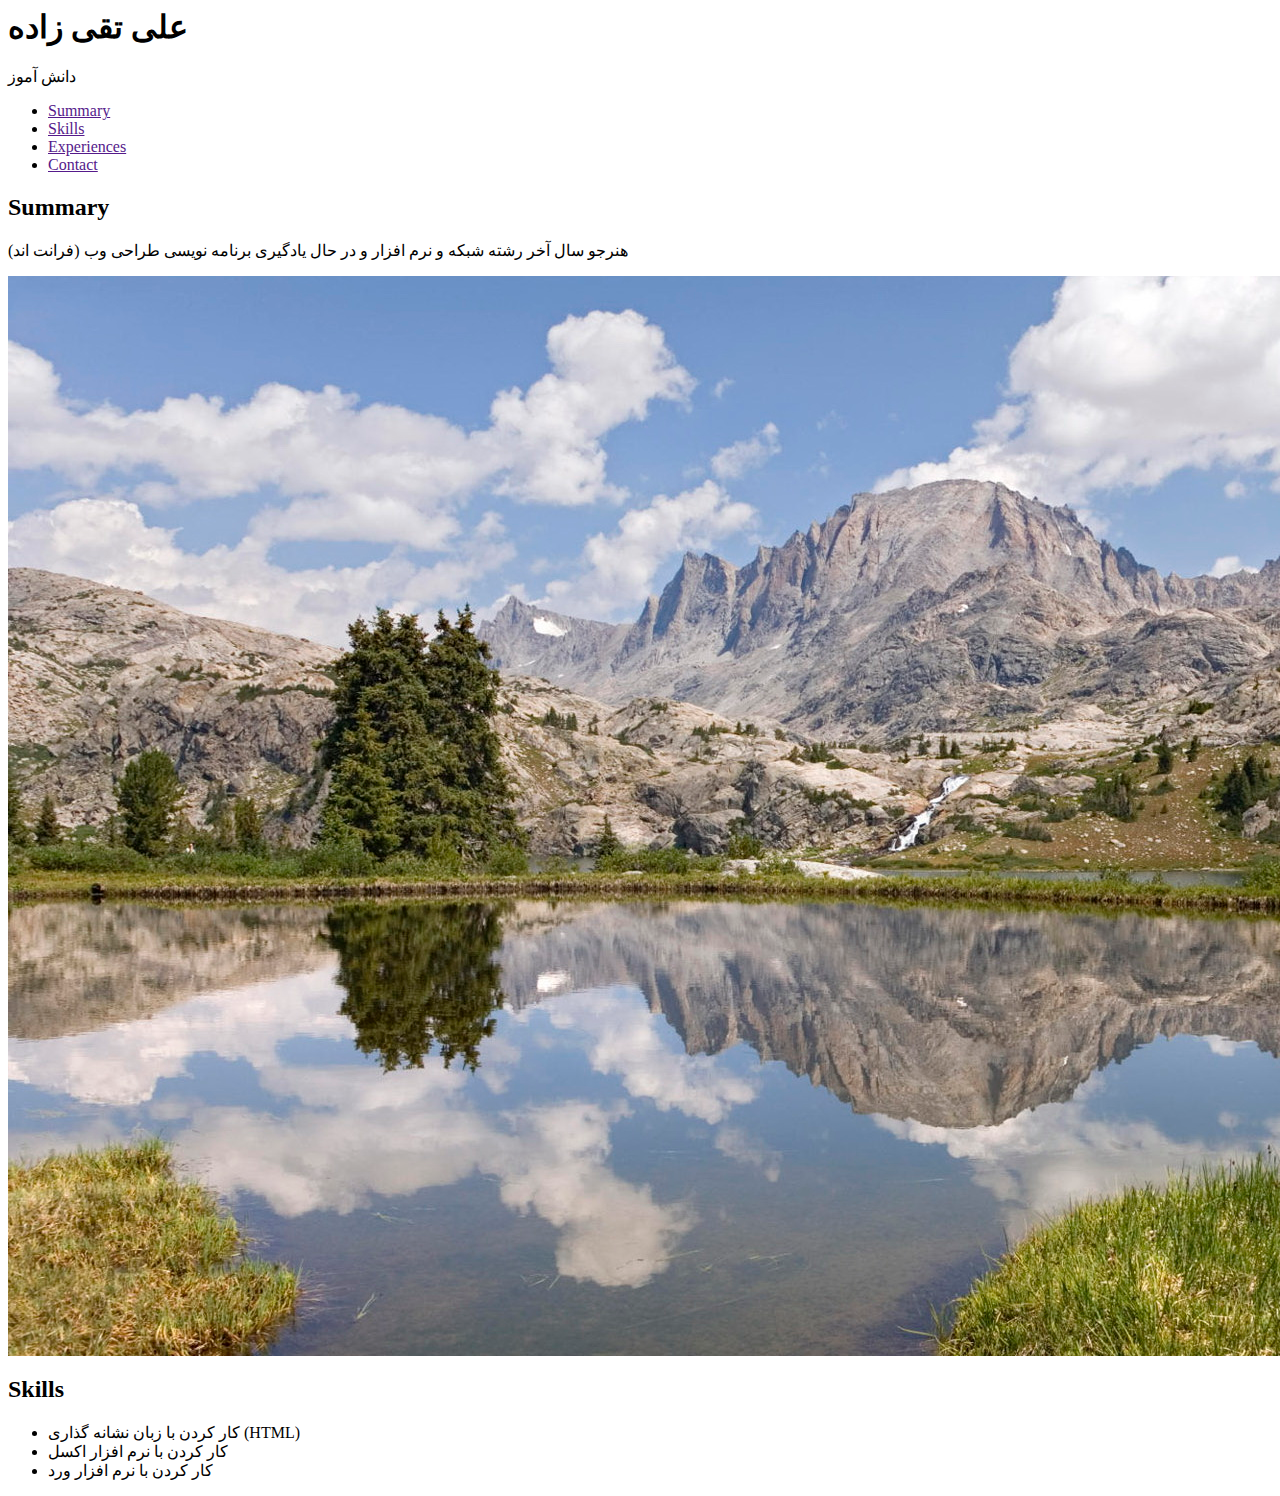
<file: Session01/index.html>
<html>
    <head>
        <title>Session01</title>
    </head>
    <body>
        <header>
            <h1>علی تقی زاده </h1>    
            <p>دانش آموز</p>
        </header>

        <nav>
            <ul>
                <li><a href="">Summary</a></li>
                <li><a href="">Skills</a></li>
                <li><a href="">Experiences</a></li>
                <li><a href="">Contact</a></li>
            </ul>
        </nav>

        <article>
            <section>
                <h2>Summary</h2>
                <p>هنرجو سال آخر رشته شبکه و نرم افزار و در حال یادگیری برنامه نویسی طراحی وب (فرانت اند)</p>
                <img src="Aliphoto.png.jpg" alt="مشخصات فردی">        
            </section>

            <section>
                <h2>Skills</h2>
                <ul>  <!-- چند تا از توانایی های خودت بنویس  -->
                    <li>کار کردن با زبان نشانه گذاری (HTML)</li>
                    <li>کار کردن با نرم افزار اکسل</li>
                    <li>کار کردن با نرم افزار ورد</li>
                </ul>
            </section>
        </article>   
    </body>
</html>
</file>
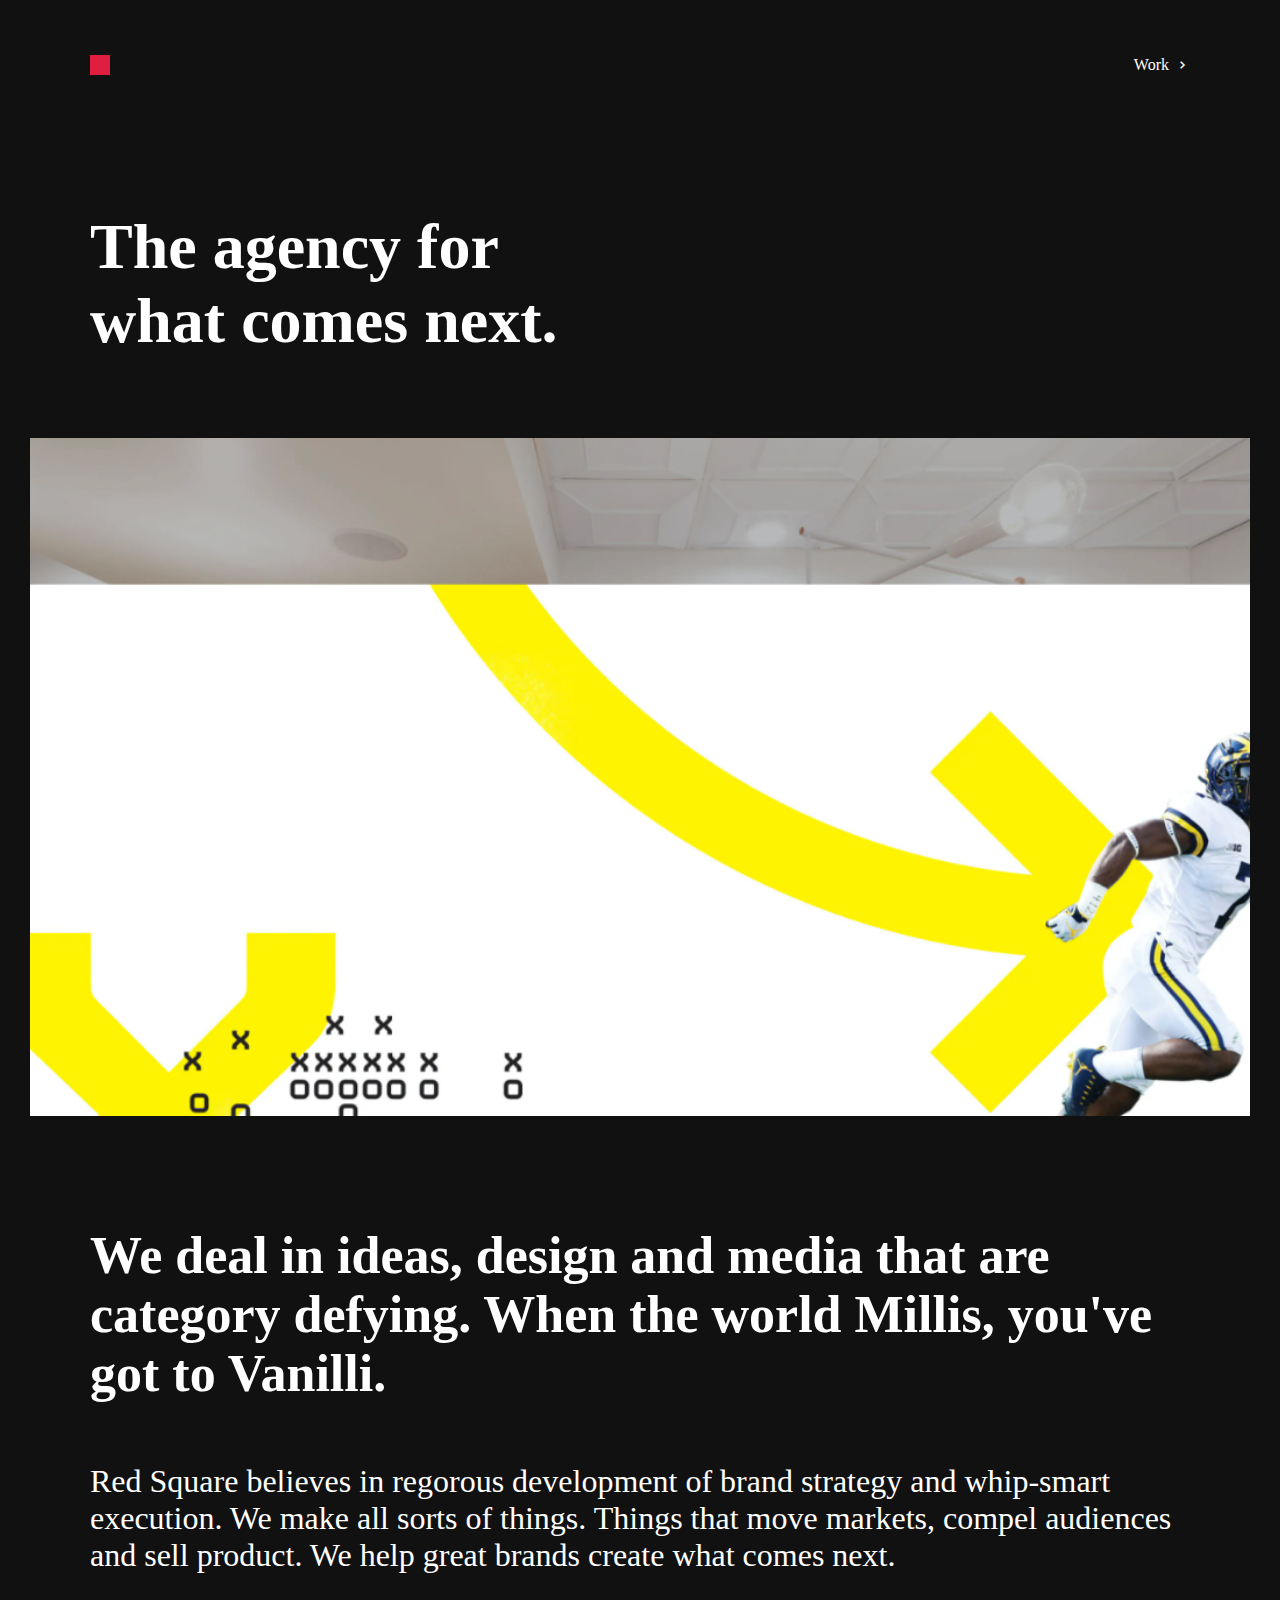
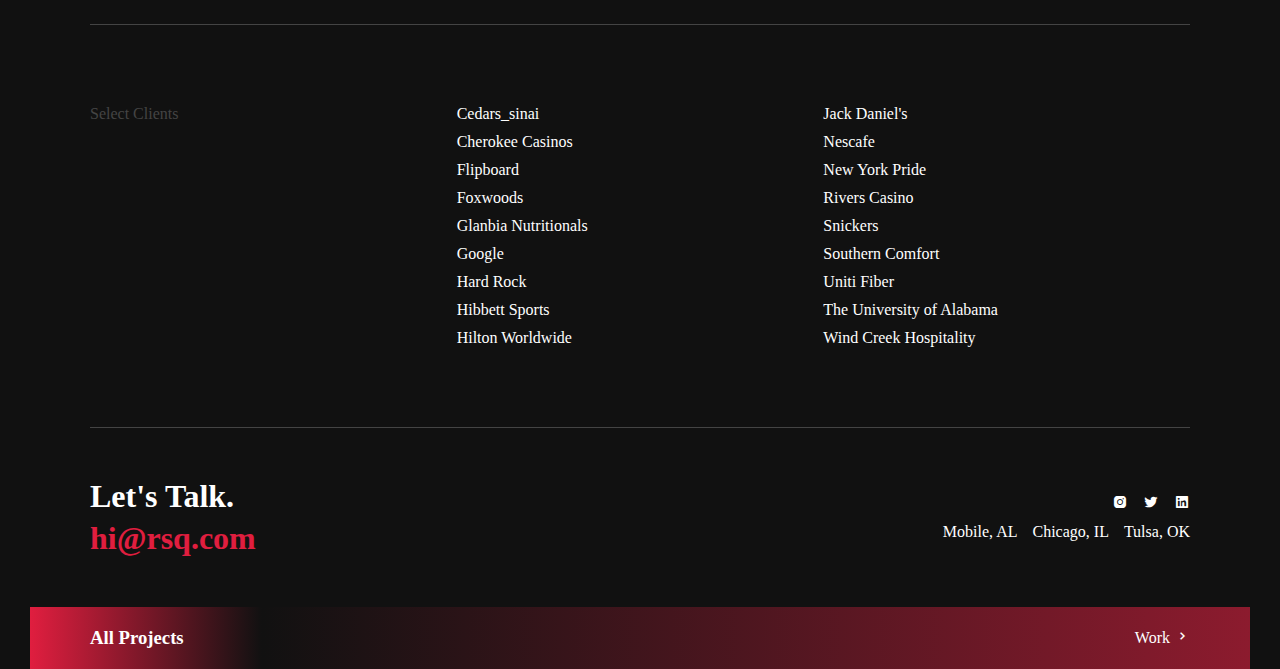
<file: Session05/index.html>
<!DOCTYPE html>
<html lang="en">
    <head>
        <meta charset="UTF-8" />
        <meta name="viewport" content="width=device-width, initial-scale=1.0" />
        <title>Web site</title>
        <link rel="stylesheet" href="style.css" />
        <link href="https://unpkg.com/boxicons@2.1.4/css/boxicons.min.css" rel="stylesheet"
        />
    </head>
    <body>
        <header class="header">
            <span class="red-box"></span>
            <a href="">Work <i class="bx bx-chevron-right"></i></a>
        </header>

        <article>
            <h1 class="title">
                The agency for <br />
                what comes next.
            </h1>
            <img src="./Untitled.png" alt="image" class="article-img" />
            <section class="article-section">
                <h2>
                    We deal in ideas, design and media that are category
                    defying. When the world Millis, you've got to Vanilli.
                </h2>
                <p>
                    Red Square believes in regorous development of brand
                    strategy and whip-smart execution. We make all sorts of
                    things. Things that move markets, compel audiences and sell
                    product. We help great brands create what comes next.
                </p>
            </section>

            <section class="article-section2">
                <p>Select Clients</p>
                <ul>
                    <li><a href="">Cedars_sinai</a></li>
                    <li><a href="">Cherokee Casinos</a></li>
                    <li><a href="">Flipboard</a></li>
                    <li><a href="">Foxwoods</a></li>
                    <li><a href="">Glanbia Nutritionals</a></li>
                    <li><a href="">Google</a></li>
                    <li><a href="">Hard Rock</a></li>
                    <li><a href="">Hibbett Sports</a></li>
                    <li><a href="">Hilton Worldwide</a></li>
                </ul>
                <ul>
                    <li><a href="">Jack Daniel's</a></li>
                    <li><a href="">Nescafe</a></li>
                    <li><a href="">New York Pride</a></li>
                    <li><a href="">Rivers Casino</a></li>
                    <li><a href="">Snickers</a></li>
                    <li><a href="">Southern Comfort</a></li>
                    <li><a href="">Uniti Fiber</a></li>
                    <li><a href="">The University of Alabama</a></li>
                    <li><a href="">Wind Creek Hospitality</a></li>
                </ul>
            </section>

            <section class="article-section3">
                <h2>
                    Let's Talk.
                    <span>hi@rsq.com</span>
                </h2>
                <div>
                    <ul>
                        <li>
                            <a href=""><i class="bx bxl-instagram-alt"></i></a>
                        </li>
                        <li>
                            <a href=""><i class="bx bxl-twitter"></i></a>
                        </li>
                        <li>
                            <a href=""
                                ><i class="bx bxl-linkedin-square"></i
                            ></a>
                        </li>
                    </ul>
                    <ul>
                        <li><a href="">Mobile, AL</a></li>
                        <li><a href="">Chicago, IL</a></li>
                        <li><a href="">Tulsa, OK</a></li>
                    </ul>
                </div>
            </section>
        </article>

        <footer class="footer">
            <h3>All Projects</h3>
            <a href="">Work <i class="bx bx-chevron-right"></i></a>
        </footer>
    </body>
</html>
</file>
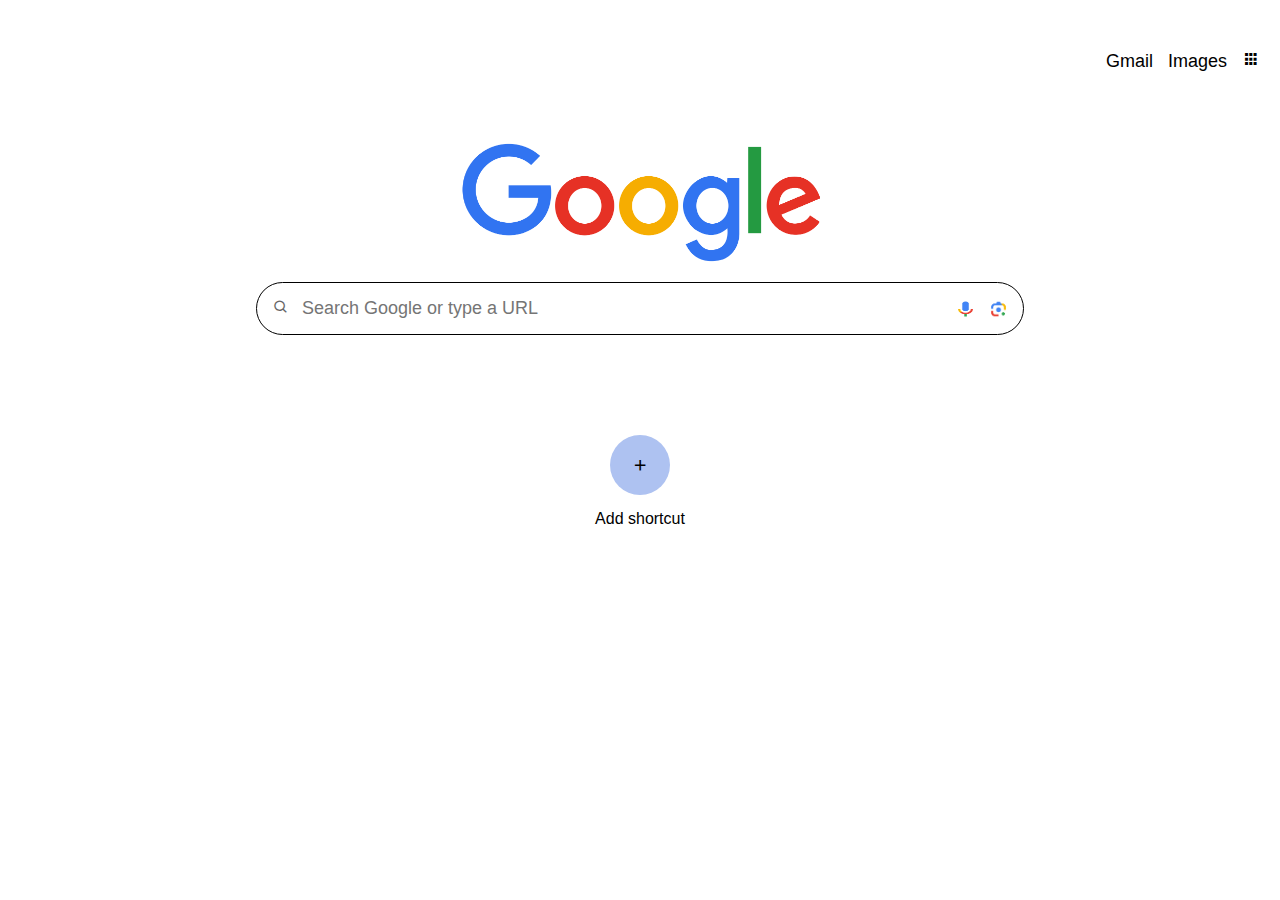
<file: Session07/index.html>
<!DOCTYPE html>
<html lang="en">

<head>
    <meta charset="UTF-8">
    <meta name="viewport" content="width=device-width, initial-scale=1.0">
    <link href='https://unpkg.com/boxicons@2.1.4/css/boxicons.min.css' rel='stylesheet'>
    <link rel="stylesheet" href="./style.css">
    <title>Google</title>
</head>

<body>
    <header class="header">
        <div class="header-div">
            <p>Gmail</p>
            <p>Images</p>
            <span class="i"><i class='bx bxs-grid'></i></span>
        </div>
    </header>

    <article>
        <img src="./google_PNG19644.png " alt="Images" class="img">
        <div class="section">
            <input type="search" placeholder="Search Google or type a URL">
            <span class="span"><i class='bx bx-search'></i></span>
            <img src="./download.png" alt="">
            <img src="./download (3) Lens.png" alt="">
        </div>

        <div class="second">
            <span><i class='bx bx-plus'></i></span>
            <p>
                Add shortcut
            </p>
        </div>

    </article>
</body>


</html>
</file>
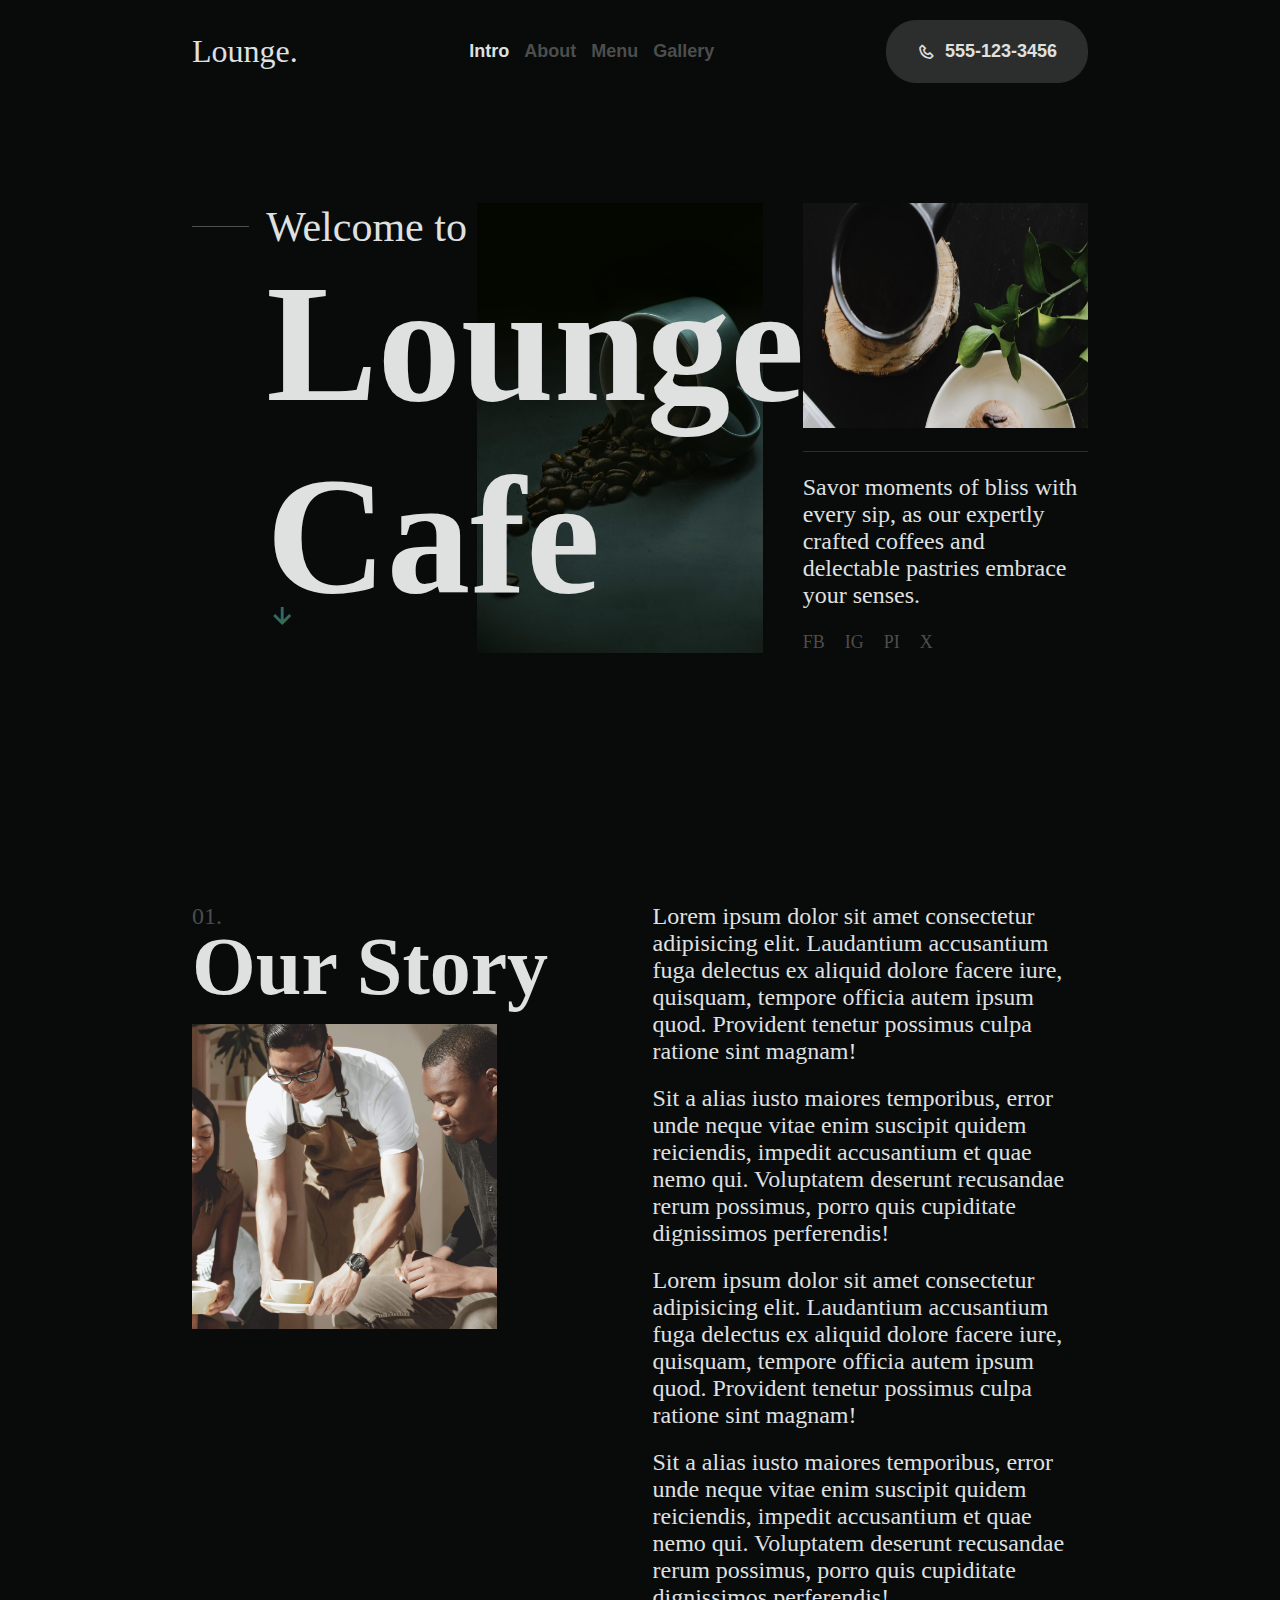
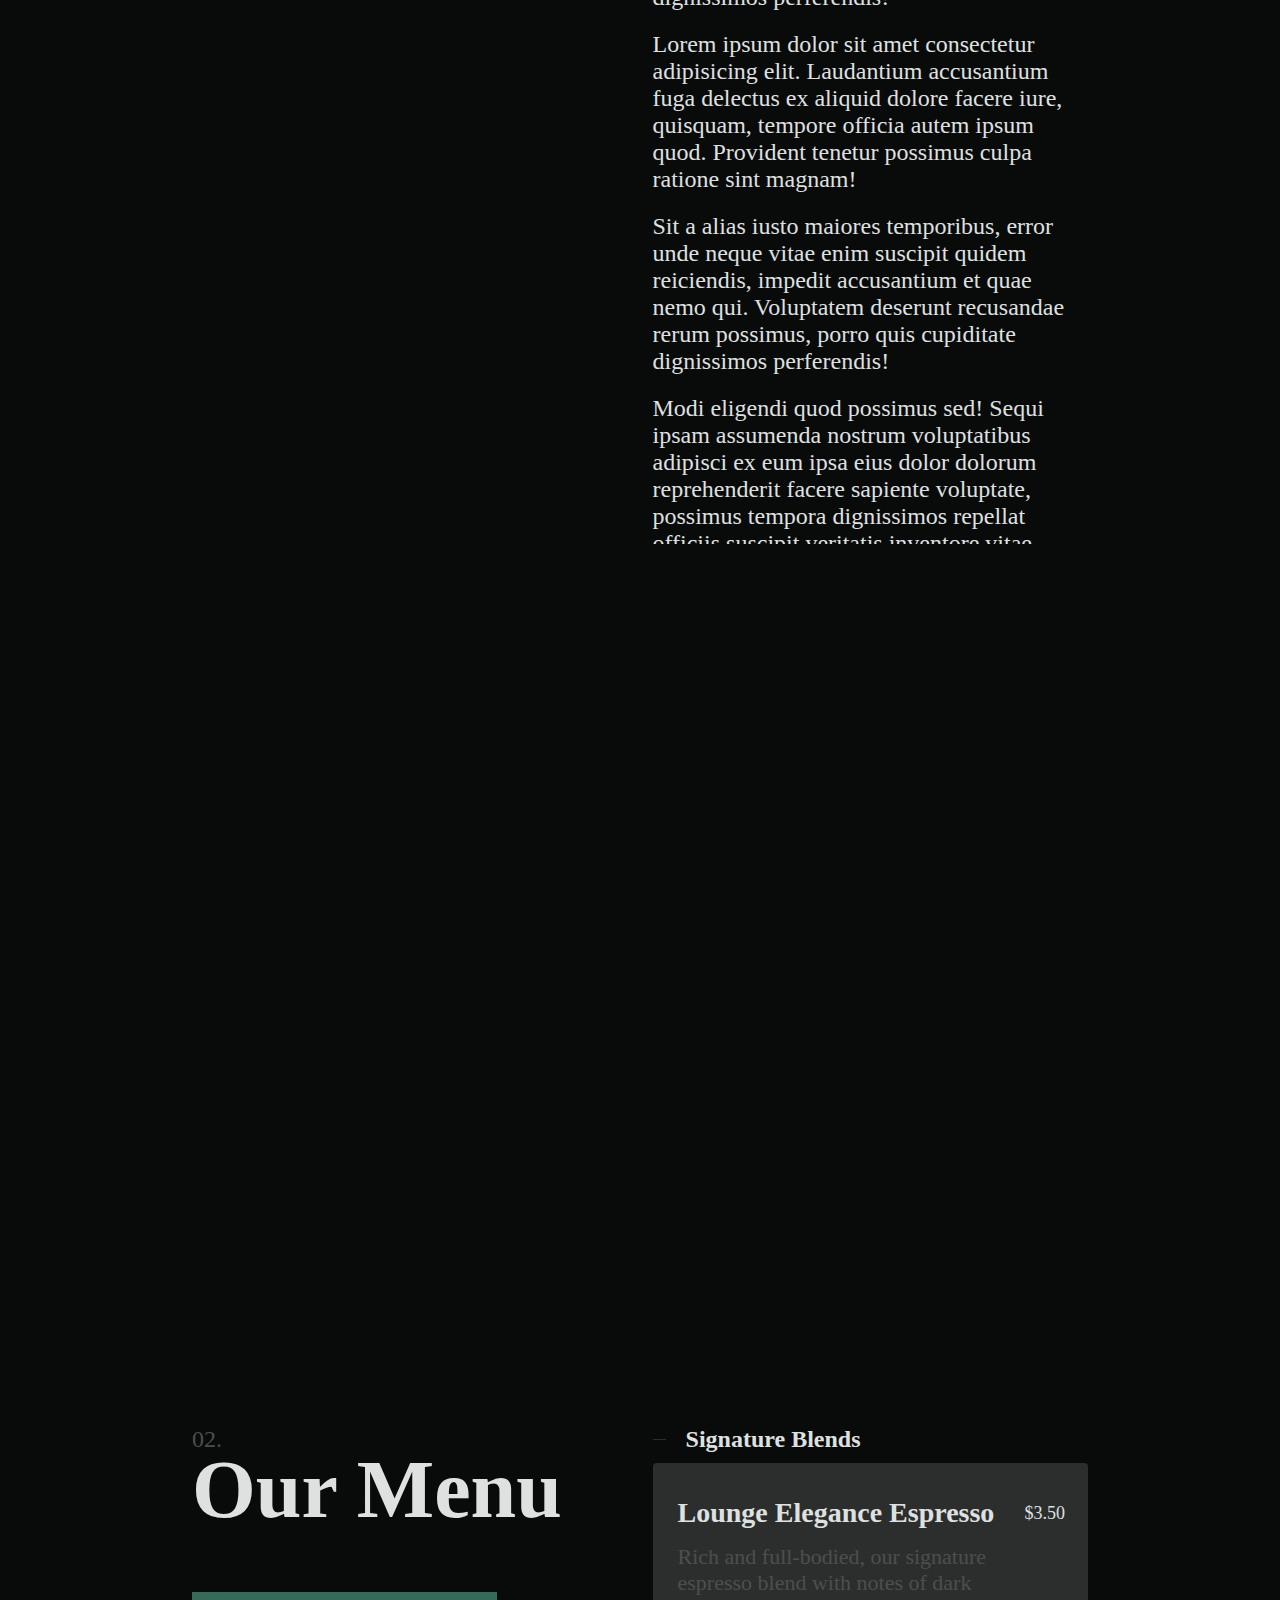
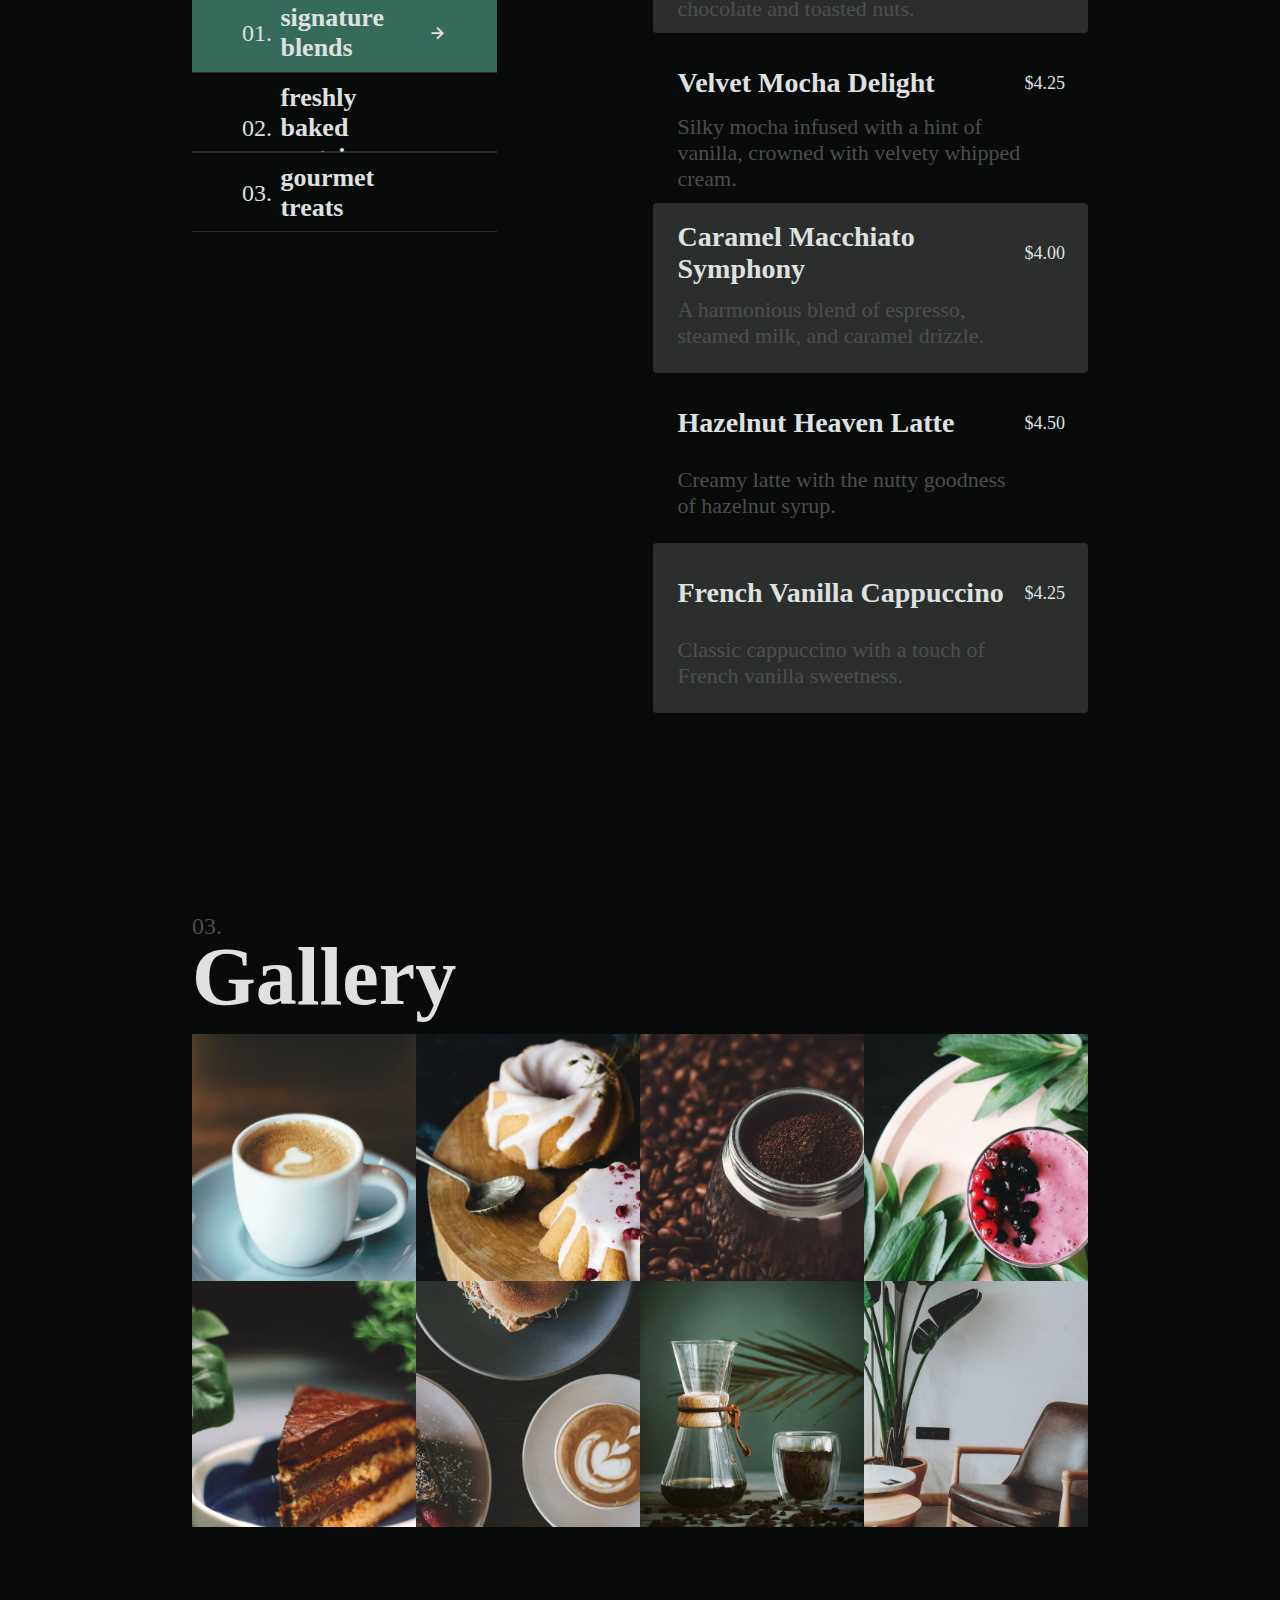
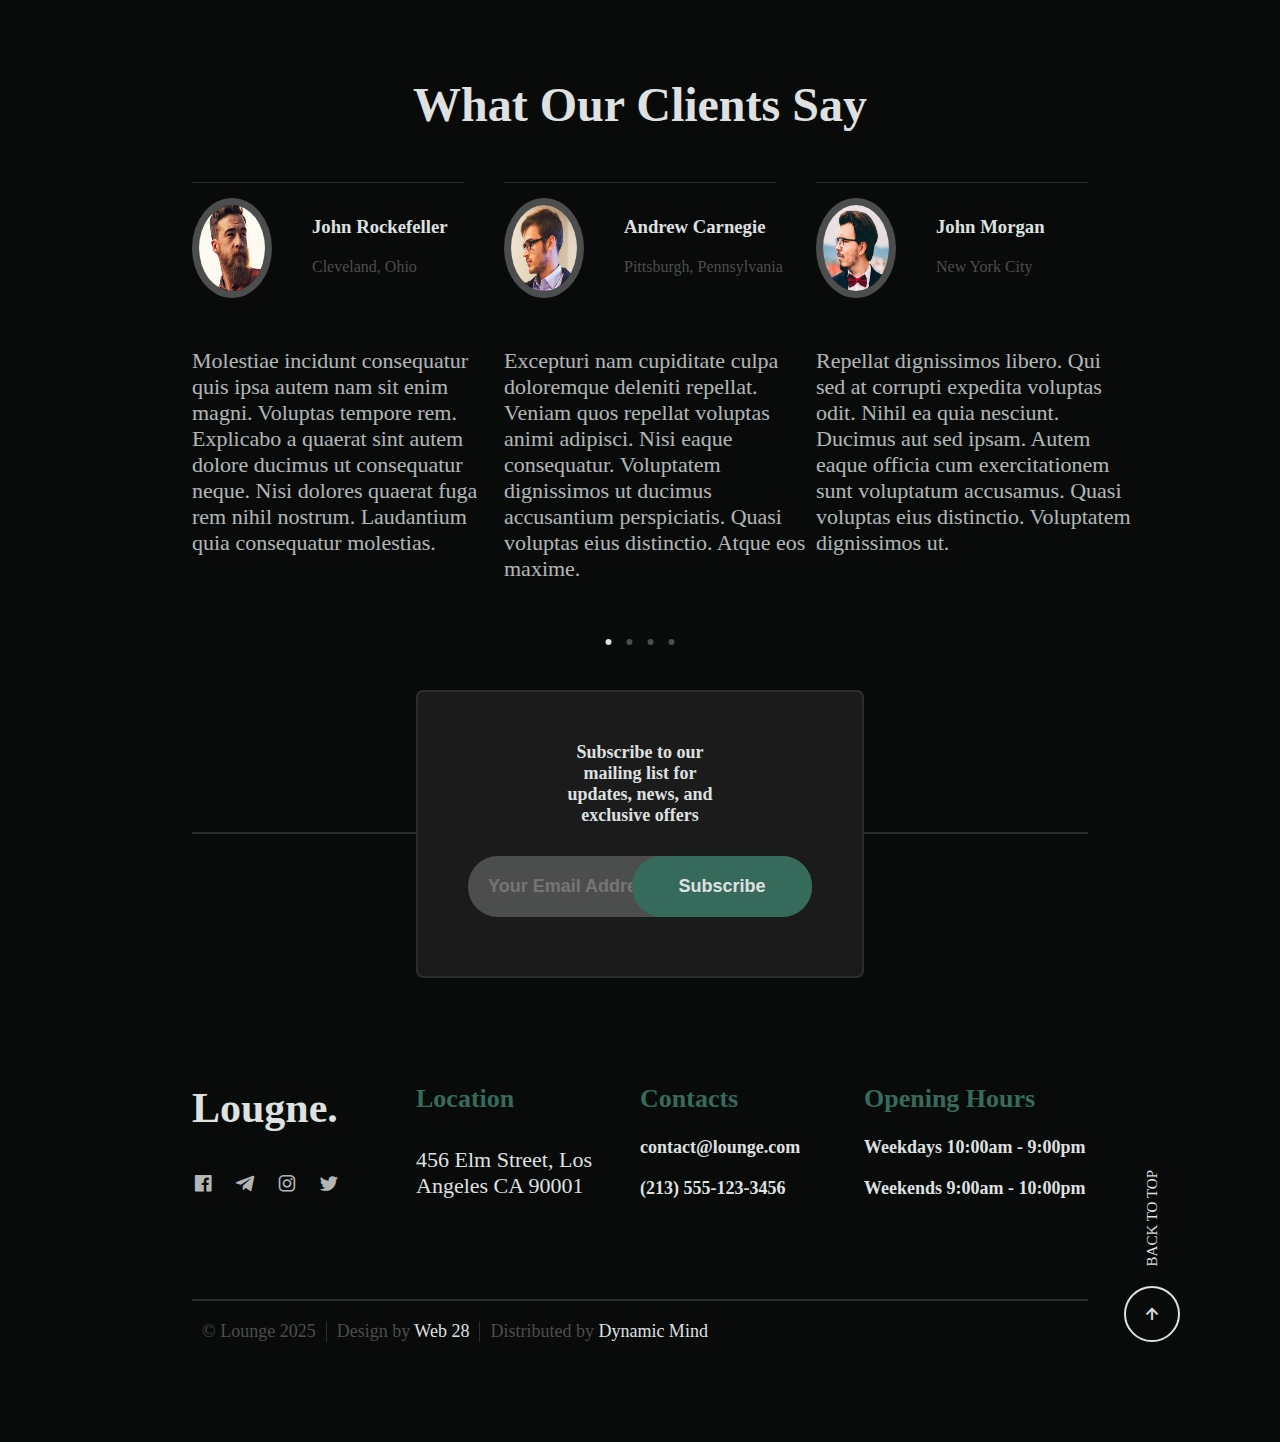
<file: Session10/index.html>
<!DOCTYPE html>
<html lang="en">
    <head>
        <meta charset="UTF-8" />
        <meta name="viewport" content="width=device-width, initial-scale=1.0" />
        <title>Lounge class</title>
        <link rel="stylesheet" href="style.css" />
        <link rel="icon" type="image/png" href="./favicon.ico" />
        <link
            href="https://unpkg.com/boxicons@2.1.4/css/boxicons.min.css"
            rel="stylesheet"
        />
    </head>
    <body>
        <header>
            <h1>Lounge.</h1>
            <nav>
                <ul>
                    <li class="active"><a href="#first">intro</a></li>
                    <li><a href="#second">about</a></li>
                    <li><a href="#third">menu</a></li>
                    <li><a href="#forth">gallery</a></li>
                </ul>
            </nav>
            <button>
                <i class="bx bx-phone"></i>
                555-123-3456
            </button>

            <!-- tag Responsive -->
            <span class="Responsive-menu"><i class='bx bx-menu'></i></span>

        </header>

        <section class="first" id="first">
            <div>
                <hr />
                <p>Welcome to</p>
                <h1>
                    Lounge <br />
                    Cafe
                </h1>
                <i class="bx bx-down-arrow-alt"></i>
                <img src="./intro-pic-primary@2x.jpg" alt="" />
            </div>
            <div>
                <img src="./intro-pic-secondary@2x.jpg" alt="" />
                <hr />
                <p>
                    Savor moments of bliss with every sip, as our expertly
                    crafted coffees and delectable pastries embrace your senses.
                </p>
                <ul>
                    <li><a href="">FB</a></li>
                    <li><a href="">IG</a></li>
                    <li><a href="">PI</a></li>
                    <li><a href="">X</a></li>
                </ul>
            </div>
        </section>

        <section class="second" id="second">
            <div>
                <p>01.</p>
                <h2>Our Story</h2>
                <img src="./about-pic-primary@2x.jpg" alt="" />
            </div>
            <div>
                <p>
                    Lorem ipsum dolor sit amet consectetur adipisicing elit.
                    Laudantium accusantium fuga delectus ex aliquid dolore
                    facere iure, quisquam, tempore officia autem ipsum quod.
                    Provident tenetur possimus culpa ratione sint magnam!
                </p>
                <p>
                    Sit a alias iusto maiores temporibus, error unde neque vitae
                    enim suscipit quidem reiciendis, impedit accusantium et quae
                    nemo qui. Voluptatem deserunt recusandae rerum possimus,
                    porro quis cupiditate dignissimos perferendis!
                </p>
                <p>
                    Lorem ipsum dolor sit amet consectetur adipisicing elit.
                    Laudantium accusantium fuga delectus ex aliquid dolore
                    facere iure, quisquam, tempore officia autem ipsum quod.
                    Provident tenetur possimus culpa ratione sint magnam!
                </p>
                <p>
                    Sit a alias iusto maiores temporibus, error unde neque vitae
                    enim suscipit quidem reiciendis, impedit accusantium et quae
                    nemo qui. Voluptatem deserunt recusandae rerum possimus,
                    porro quis cupiditate dignissimos perferendis!
                </p>
                <p>
                    Lorem ipsum dolor sit amet consectetur adipisicing elit.
                    Laudantium accusantium fuga delectus ex aliquid dolore
                    facere iure, quisquam, tempore officia autem ipsum quod.
                    Provident tenetur possimus culpa ratione sint magnam!
                </p>
                <p>
                    Sit a alias iusto maiores temporibus, error unde neque vitae
                    enim suscipit quidem reiciendis, impedit accusantium et quae
                    nemo qui. Voluptatem deserunt recusandae rerum possimus,
                    porro quis cupiditate dignissimos perferendis!
                </p>
                <p class="remove">
                    Modi eligendi quod possimus sed! Sequi ipsam assumenda
                    nostrum voluptatibus adipisci ex eum ipsa eius dolor dolorum
                    reprehenderit facere sapiente voluptate, possimus tempora
                    dignissimos repellat officiis suscipit veritatis inventore
                    vitae.
                </p>
                <p class="remove">
                    Sequi, impedit. Natus incidunt et minus, deleniti dicta
                    libero quam necessitatibus odio consectetur obcaecati quos
                    explicabo in debitis quibusdam nostrum illo eum!
                    Perferendis, voluptatem ex ut ea quam accusamus rerum.
                </p>
                <p class="remove">
                    Odit harum soluta tempora nesciunt adipisci voluptate neque
                    iusto, rerum consequuntur quasi dolore sequi sed laudantium
                    laborum expedita veritatis accusantium esse, unde assumenda
                    velit aut officiis. Facilis doloremque deserunt vero.
                </p>
                <p class="remove">
                    Odio necessitatibus molestiae repellat aspernatur dolore
                    reiciendis dolores nulla in enim ipsam. Aliquam sed eius
                    praesentium, ad cum animi provident ab totam odio harum
                    corrupti quis nisi, obcaecati eaque earum.
                </p>
            </div>
        </section>

        <section class="third" id="third">
            <div>
                <p>02.</p>
                <h2>Our Menu</h2>
                <ul>
                    <li class="active">
                        <p>01.</p>
                        <h4>signature blends</h4>
                        <i class="bx bx-right-arrow-alt"></i>
                    </li>
                    <li>
                        <p>02.</p>
                        <h4>freshly baked pastries</h4>
                        <i class="bx bx-right-arrow-alt"></i>
                    </li>
                    <li>
                        <p>03.</p>
                        <h4>gourmet treats</h4>
                        <i class="bx bx-right-arrow-alt"></i>
                    </li>
                </ul>
            </div>
            <div>
                <aside>
                    <hr />
                    <h3>Signature Blends</h3>
                </aside>
                <ul>
                    <li>
                        <h2>Lounge Elegance Espresso</h2>
                        <p>
                            Rich and full-bodied, our signature espresso blend
                            with notes of dark chocolate and toasted nuts.
                        </p>
                        <span>$3.50</span>
                    </li>
                    <li>
                        <h2>Velvet Mocha Delight</h2>
                        <p>
                            Silky mocha infused with a hint of vanilla, crowned
                            with velvety whipped cream.
                        </p>
                        <span>$4.25</span>
                    </li>
                    <li>
                        <h2>Caramel Macchiato Symphony</h2>
                        <p>
                            A harmonious blend of espresso, steamed milk, and
                            caramel drizzle.
                        </p>
                        <span>$4.00</span>
                    </li>
                    <li>
                        <h2>Hazelnut Heaven Latte</h2>
                        <p>
                            Creamy latte with the nutty goodness of hazelnut
                            syrup.
                        </p>
                        <span>$4.50</span>
                    </li>
                    <li>
                        <h2>French Vanilla Cappuccino</h2>
                        <p>
                            Classic cappuccino with a touch of French vanilla
                            sweetness.
                        </p>
                        <span>$4.25</span>
                    </li>
                </ul>
            </div>
        </section>

        <section class="forth" id="forth">
            <div>
                <p>03.</p>
                <h2>Gallery</h2>
            </div>
            <div>
                <main>
                    <img src="./gallery/gallery-01@2x.jpg" alt="gallery" />
                    <span>+</span>
                </main>
                <main>
                    <img src="./gallery/gallery-02@2x.jpg" alt="gallery" />
                    <span>+</span>
                </main>
                <main>
                    <img src="./gallery/gallery-03@2x.jpg" alt="gallery" />
                    <span>+</span>
                </main>
                <main>
                    <img src="./gallery/gallery-04@2x.jpg" alt="gallery" />
                    <span>+</span>
                </main>
                <main>
                    <img src="./gallery/gallery-05@2x.jpg" alt="gallery" />
                    <span>+</span>
                </main>
                <main>
                    <img src="./gallery/gallery-06@2x.jpg" alt="gallery" />
                    <span>+</span>
                </main>
                <main>
                    <img src="./gallery/gallery-07@2x.jpg" alt="gallery" />
                    <span>+</span>
                </main>
                <main>
                    <img src="./gallery/gallery-08@2x.jpg" alt="gallery" />
                    <span>+</span>
                </main>
            </div>
        </section>

        <section class="fifth" id="fifth">
            <h2>What Our Clients Say</h2>
            <div>
                <aside>
                    <img src="./avatars/user-02.jpg" alt="avatar-image" />
                    <h3>John Rockefeller</h3>
                    <span>Cleveland, Ohio</span>
                    <p>
                        Molestiae incidunt consequatur quis ipsa autem nam sit
                        enim magni. Voluptas tempore rem. Explicabo a quaerat
                        sint autem dolore ducimus ut consequatur neque. Nisi
                        dolores quaerat fuga rem nihil nostrum. Laudantium quia
                        consequatur molestias.
                    </p>
                </aside>
                <aside class="remove">
                    <img src="./avatars/user-01.jpg" alt="avatar-image" />
                    <h3>Andrew Carnegie</h3>
                    <span>Pittsburgh, Pennsylvania</span>
                    <p>
                        Excepturi nam cupiditate culpa doloremque deleniti
                        repellat. Veniam quos repellat voluptas animi adipisci.
                        Nisi eaque consequatur. Voluptatem dignissimos ut
                        ducimus accusantium perspiciatis. Quasi voluptas eius
                        distinctio. Atque eos maxime.
                    </p>
                </aside>
                <aside class="remove">
                    <img src="./avatars/user-03.jpg" alt="avatar-image" />
                    <h3>John Morgan</h3>
                    <span>New York City</span>
                    <p>
                        Repellat dignissimos libero. Qui sed at corrupti
                        expedita voluptas odit. Nihil ea quia nesciunt. Ducimus
                        aut sed ipsam. Autem eaque officia cum exercitationem
                        sunt voluptatum accusamus. Quasi voluptas eius
                        distinctio. Voluptatem dignissimos ut.
                    </p>
                </aside>
            </div>
            <div>
                <span class="active"></span>
                <span></span>
                <span></span>
                <span class="Responsive"></span>
            </div>
            <div>
                <h2>
                    Subscribe to our mailing list for updates, news, and
                    exclusive offers
                </h2>

                <aside>
                    <input
                        type="email"
                        name="email"
                        placeholder="Your Email Address"
                    />
                    <input type="submit" value="Subscribe" name="submit" />
                </aside>
            </div>
        </section>

        <footer>
            <section>
                <div>
                    <h2>Lougne.</h2>
                    <ul>
                        <li>
                            <a href=""
                                ><i class="bx bxl-facebook-square"></i
                            ></a>
                        </li>
                        <li>
                            <a href=""><i class="bx bxl-telegram"></i></a>
                        </li>
                        <li>
                            <a href=""><i class="bx bxl-instagram"></i></a>
                        </li>
                        <li>
                            <a href=""><i class="bx bxl-twitter"></i></a>
                        </li>
                    </ul>
                </div>
                <div>
                    <h3>Location</h3>
                    <p>456 Elm Street, Los Angeles CA 90001</p>
                </div>
                <div>
                    <h3>Contacts</h3>
                    <ul>
                        <li><a href="">contact@lounge.com</a></li>
                        <li><a href="">(213) 555-123-3456</a></li>
                    </ul>
                </div>
                <div>
                    <h3>Opening Hours</h3>
                    <ul>
                        <li>Weekdays 10:00am - 9:00pm</li>
                        <li>Weekends 9:00am - 10:00pm</li>
                    </ul>
                </div>
            </section>
            <section>
                <ul>
                    <li>© Lounge 2025</li>
                    <li>Design by <span>Web 28</span></li>
                    <li>Distributed by <span>Dynamic Mind</span></li>
                </ul>
            </section>
        </footer>

        <div class="btn">
            <p>back to top</p>
            <i class="bx bx-up-arrow-alt"></i>
        </div>
    </body>
</html>
</file>
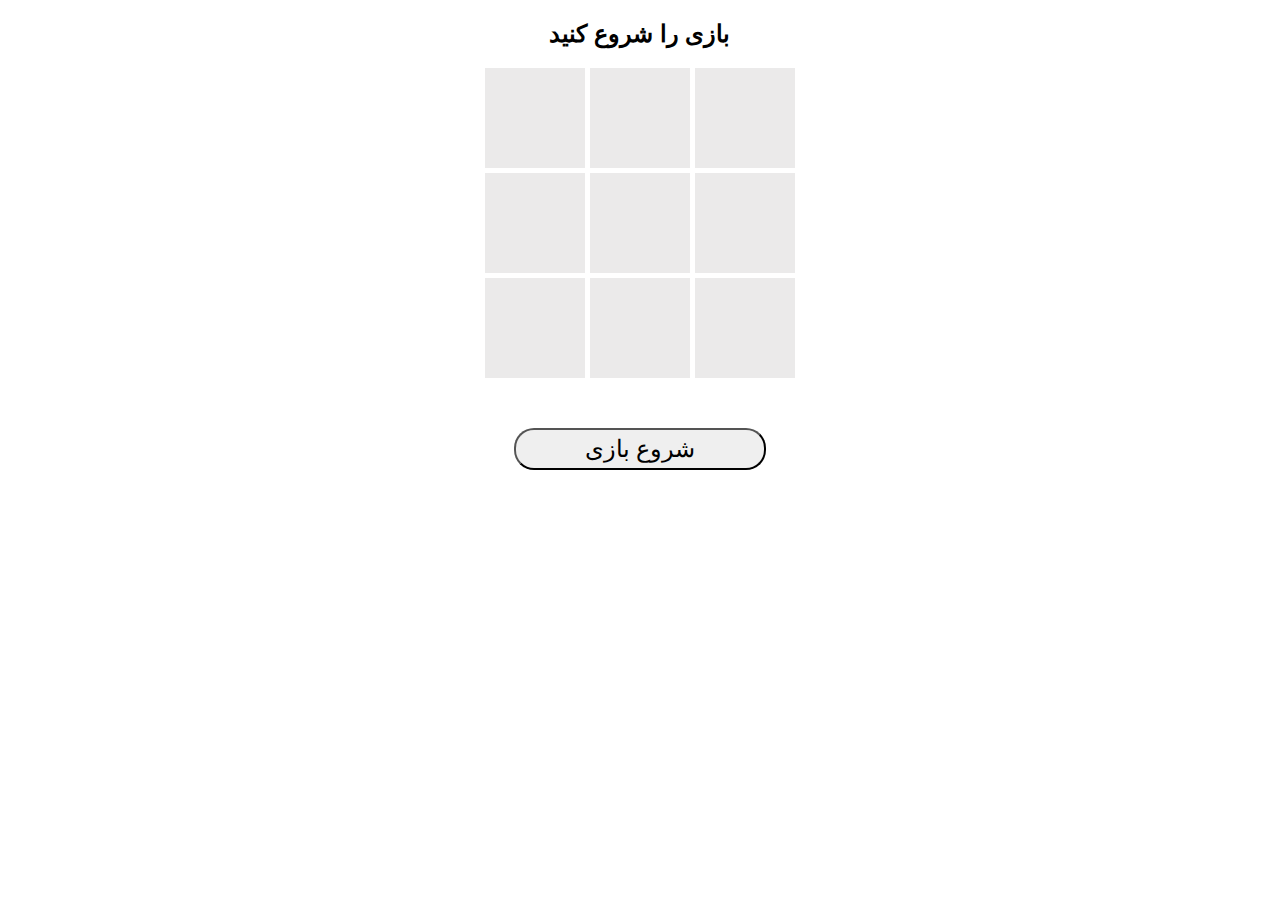
<file: Session16 doz/index.html>
<!DOCTYPE html>
<html lang="fa">

<head>
  <meta charset="UTF-8">
  <title>بازی دوز</title>
  <link rel="stylesheet" href="style.css">
</head>

<body>

  <h2 id="status">نوبت بازیکن</h2>

  <div class="page">
    <div class="cell"></div>
    <div class="cell"></div>
    <div class="cell"></div>
    <div class="cell"></div>
    <div class="cell"></div>
    <div class="cell"></div>
    <div class="cell"></div>
    <div class="cell"></div>
    <div class="cell"></div>
  </div>

  <button onclick="resetGame()">شروع بازی</button>

  <script src="./script.js"></script>
</body>

</html>
</file>
<file: Session05/style.css>
* {
    padding: 0;
    margin: 0;
    list-style-type: none;
    box-sizing: border-box;
}

body {
    font-family: "Times New Roman", Times, serif;
    scroll-behavior: smooth;
    padding: 50px 30px 0;
    display: flex;
    flex-direction: column;
    justify-content: space-between;
    align-items: center;
    width: 100%;
    background-color: #111111;
    color: #fff;
}

.header {
    width: 100%;
    display: flex;
    flex-direction: row;
    justify-content: space-between;
    align-items: center;
    padding: 5px 60px;
}

.red-box{
    width: 20px;
    height: 20px;
    background-color: #e01e3f;
    display: block;
}

.header a {
    color: #fff;
    text-decoration: none;
    display: flex;
    flex-direction: row;
    justify-content: space-between;
    align-items: center;
    gap: 5px;
}

article {
    display: flex;
    flex-direction: column;
    justify-content: space-between;
    align-items: center;
    margin-top: 100px;
}

.article-img {
    width: 100%;
}

article .title {
    width: 100%;
    padding: 30px 60px;
    font-size: 64px;
    margin-bottom: 50px;
}

.article-section {
    padding: 50px 0;
    margin: 0px 60px;
}

.article-section h2 {
    font-size: 52px;
    padding: 60px 0;
}

.article-section p {
    font-size: 32px;
}

.article-section {
    border-bottom: 1px solid #444;
}

.article-section2 {
    display: grid;
    grid-template-columns: 1fr 1fr 1fr;
    width: calc(100% - 120px);
    padding: 80px 0;
    border-bottom: 1px solid #444;
}

.article-section2 p {
    color: #444;
}

.article-section2 ul {
    display: flex;
    flex-direction: column;
    justify-content: space-between;
    align-items: flex-start;
    gap: 10px;
}

.article-section2 ul a {
    color: #fff;
    text-decoration: none;
}

.article-section3 {
    width: 100%;
    padding: 50px 60px;
    display: flex;
    flex-direction: row;
    justify-content: space-between;
    align-items: center;
}

.article-section3 h2 {
    display: flex;
    flex-direction: column;
    justify-content: space-between;
    align-items: flex-start;
    gap: 5px;
    font-size: 32px;
}

.article-section3 h2 span {
    color: #e01e3f;
}

.article-section3 div {
    display: flex;
    flex-direction: column;
    justify-content: space-between;
    align-items: flex-end;
    gap: 10px;
}

.article-section3 div ul {
    display: flex;
    flex-direction: row;
    justify-content: space-between;
    align-items: center;
    gap: 15px;
}

.article-section3 div ul a {
    color: #fff;
    text-decoration: none;
}

.footer {
    background: #e01e3f;
    background: linear-gradient(
        90deg,
        rgba(224, 30, 63, 1) 0%,
        rgba(17, 17, 17, 1) 19%,
        rgba(140, 27, 46, 1) 100%
    );
    padding: 20px 60px;
    width: 100%;
    display: flex;
    flex-direction: row;
    justify-content: space-between;
    align-items: center;
}

.footer a {
    color: #fff;
    text-decoration: none;
}
</file>
<file: Session07/style.css>
* {
    padding: 0;
    margin: 0;
    box-sizing: border-box;
}

body {
    width: 100%;
    font-family: 'Segoe UI', Tahoma, Geneva, Verdana, sans-serif;
}

.header-div {
    display: flex;
    flex-direction: row;
    justify-content: flex-end;
    align-items: center;
    gap: 15px;
    padding: 50px 20px;
    font-size: 18px;
}

article {
    display: flex;
    flex-direction: column;
    justify-content: center;
    align-items: center;
}

.img {
    width: 30%;
}

.section {
    width: 100%;
    display: flex;
    flex-direction: column;
    justify-content: center;
    align-items: center;
    position: relative;
}

.section.section input {
    width: 60%;
    padding: 15px 65px 15px 45px;
    border-radius: 30px;
    outline: none;
    font-size: 18px;
    border: 1px solid black;
}

.section input:focus {
    border-color: #aaa;
    box-shadow: 0 0 3px rgba(0, 0, 0, 0.2);
}

input::-webkit-search-cancel-button {
    -webkit-appearance: none;
    appearance: none;
}

article .section span {
    position: absolute;
    left: 21.3%;
    top: 50%;
    transform: translateY(-50%);
    width: 20px;
    height: 20px;
    opacity: 0.6;
}

article .section :nth-child(3) {
    width: 20px;
    height: 20px;
    position: absolute;
    right: 24%;
    top: 50%;
    transform: translateY(-50%);
    width: 15px;
    height: 15px;
}

article .section :nth-child(4) {
    width: 20px;
    height: 20px;
    position: absolute;
    right: 21%;
    top: 50%;
    transform: translateY(-50%);
    width: 25px;
    height: 25px;
}

.second {
    margin-top: 100px;
    width: 100%;
    display: flex;
    flex-direction: column;
    justify-content: center;
    align-items: center;
    gap: 15px;
}

.second span {
    background-color: rgb(174, 194, 241);
    border-radius: 50%;
    font-size: 18px;
    padding: 30px;
    width: 40px;
    height: 40px;
    display: flex;
    justify-content: center;
    align-items: center;
    cursor: pointer;
}
</file>
<file: Session10/style.css>
:root {
    --bg: #090a0a;
    --text: #dfe0e0;
    --main: #366b5b;
    --sectext: #4c4e4d;
    --secbg: #2c2e2d;
}

* {
    padding: 0;
    margin: 0;
    box-sizing: border-box;
    list-style: none;
}

body {
    position: relative;
    background: var(--bg);
    color: var(--text);
    width: 100%;
    padding: 0 15vw;
    display: flex;
    flex-direction: column;
    justify-content: space-between;
    align-items: center;
    gap: 50px;
    scroll-behavior: smooth;
}

header {
    width: 100%;
    padding: 20px 0;
    display: flex;
    flex-direction: row;
    justify-content: space-between;
    align-items: center;
    background: var(--bg);
    position: sticky;
    top: 0;
    z-index: 99;
}

header h1 {
    font-weight: normal;
    font-size: 32px;
    cursor: pointer;
}

header nav ul {
    display: flex;
    flex-direction: row;
    justify-content: space-between;
    align-items: center;
    gap: 15px;
}

header nav ul li a {
    font-size: 18px;
    text-decoration: none;
    color: var(--sectext);
    font-weight: bold;
    text-transform: capitalize;
    font-family: Arial, Helvetica, sans-serif;
    transition: 0.3s;
}

header nav ul li.active a,
header nav ul li:hover a {
    color: var(--text);
}

header button {
    padding: 20px 30px;
    background-color: var(--secbg);
    border-radius: 30px;
    border: 1px solid var(--secbg);
    color: var(--text);
    font-weight: bold;
    font-size: 18px;
    display: flex;
    flex-direction: row;
    justify-content: space-between;
    align-items: center;
    gap: 10px;
    cursor: pointer;
    transition: 0.3s;
}

header button:hover {
    background-color: var(--sectext);
}

section.first {
    width: 100%;
    padding: 50px 0;
    display: grid;
    grid-template-columns: 2fr 1fr;
    grid-template-rows: 50vh;
    gap: 40px;
}

section.first div:first-child {
    position: relative;
}

section.first div:first-child hr {
    width: 10%;
    border: none;
    height: 1px;
    background-color: var(--sectext);
    position: absolute;
    top: 5%;
    left: 0;
}

section.first div:first-child p {
    font-size: 42px;
    position: absolute;
    top: 0%;
    left: 13%;
}

section.first div:first-child h1 {
    font-size: 167px;
    position: absolute;
    top: 10%;
    left: 13%;
    z-index: 2;
}

section.first div:first-child i {
    position: absolute;
    color: var(--main);
    font-size: 32px;
    bottom: 5%;
    left: 13%;
    cursor: pointer;
}

section.first div:first-child img {
    width: 50%;
    position: absolute;
    right: 0;
}

section.first div:last-child {
    width: 100%;
    display: flex;
    flex-direction: column;
    justify-content: space-between;
    align-items: flex-start;
    gap: 1px;
}

section.first div:last-child img {
    height: 50%;
}

section.first div:last-child hr {
    width: 100%;
    border: none;
    height: 1px;
    background-color: var(--secbg);
}

section.first div:last-child p {
    font-size: 24px;
}

section.first div:last-child ul {
    display: flex;
    flex-direction: row;
    justify-content: space-between;
    align-items: center;
    gap: 20px;
}

section.first div:last-child ul a {
    text-decoration: none;
    color: var(--sectext);
    font-size: 18px;
}

section.first div img {
    width: 100%;
    height: 100%;
}

section.second,
section.third {
    padding: 150px 0;
    width: 100%;
    display: grid;
    grid-template-columns: 1fr 1fr;
    grid-template-rows: auto;
    gap: 25px;
}

section.second div:first-child,
section.third div:first-child {
    display: flex;
    flex-direction: column;
    justify-content: flex-start;
    align-items: flex-start;
    gap: 0px;
}

section.second div:first-child p,
section.third div:first-child p,
section.forth div:first-child p {
    color: var(--sectext);
    font-size: 24px;
}

section.second div:first-child h2,
section.third div:first-child h2,
section.forth div:first-child h2 {
    font-size: 82px;
    position: relative;
    bottom: 10px;
}

section.second div:first-child img {
    width: 70%;
}

section.second div:last-child {
    height: 70%;
    overflow-y: scroll;
    scrollbar-width: none;
    display: flex;
    flex-direction: column;
    justify-content: space-between;
    align-items: flex-start;
    gap: 20px;
}

section.second div:last-child::-webkit-scrollbar {
    display: none;
}

section.second div:last-child p {
    font-size: 24px;
}

section.third div:first-child ul {
    margin-top: 45px;
    display: flex;
    flex-direction: column;
    justify-content: space-between;
    align-items: flex-start;
    width: 100%;
}

section.third div:first-child ul li {
    height: 80px;
    width: 70%;
    padding: 10px 50px;
    border: none;
    border-bottom: 1px solid var(--secbg);
    border-top: 1px solid var(--secbg);
    display: grid;
    grid-template-columns: 8% 80% 8%;
    gap: 1%;
    background-color: var(--bg);
    transition: 0.3s;
}

section.third div:first-child ul li.active {
    background-color: var(--main);
    border-bottom: 1px solid var(--main);
    border-top: 1px solid var(--main);
}

section.third div:first-child ul li:hover:not(section.third div:first-child ul li.active) {
    background-color: var(--secbg);
}

section.third div:first-child ul li p {
    justify-self: flex-start;
    align-self: center;
    margin-right: 20px;
    color: var(--text);
}

section.third div:first-child ul li h4 {
    font-size: 26px;
    text-align: left;
    justify-self: flex-start;
    align-self: center;
    margin-left: 20px;
}

section.third div:first-child ul li i {
    justify-self: flex-start;
    align-self: center;
    font-size: 22px;
    opacity: 0;
    animation: none;
}

section.third div:first-child ul li.active i {
    opacity: 1;
}

section.third div:first-child ul li:hover i:not(section.third div:first-child ul li.active i) {
    animation: move-right 0.3s ease 0s 1 normal forwards;
}

@keyframes move-right {
    from {
        opacity: 0;
        transform: translateX(-100%);
    }

    to {
        opacity: 1;
        transform: translateX(0%);
    }
}

section.third div:last-child {
    width: 100%;
    display: flex;
    flex-direction: column;
    justify-content: space-between;
    align-items: flex-start;
    gap: 10px;
}

section.third div:last-child aside {
    width: 100%;
    display: grid;
    grid-template-columns: 3% 85%;
    gap: 20px;
}

section.third div:last-child aside hr {
    width: 100%;
    border: none;
    height: 1px;
    background-color: var(--secbg);
    justify-self: flex-start;
    align-self: center;
}

section.third div:last-child aside h3 {
    font-size: 24px;
}

section.third div:last-child ul {
    display: flex;
    flex-direction: column;
    justify-content: space-between;
    align-items: center;
    width: 100%;
}

section.third div:last-child ul li {
    border-radius: 4px;
    width: 100%;
    padding: 15px 25px;
    display: grid;
    grid-template-columns: 90% 10%;
    grid-template-rows: 70px 70px;
    grid-template-areas:
        "title price"
        "content .";
}

section.third div:last-child ul li:nth-child(odd) {
    background-color: var(--secbg);
}

section.third div:last-child ul li h2 {
    grid-area: title;
    justify-self: start;
    align-self: center;
    font-size: 28px;
    color: var(--text);
}

section.third div:last-child ul li p {
    grid-area: content;
    justify-self: start;
    align-self: center;
    font-size: 22px;
    color: var(--sectext);
}

section.third div:last-child ul li span {
    grid-area: price;
    justify-self: start;
    align-self: center;
    font-size: 18px;
}

section.forth {
    width: 100%;
    display: flex;
    flex-direction: column;
    justify-content: flex-start;
    align-items: flex-start;
}

section.forth div:last-child {
    width: 100%;
    display: grid;
    grid-template-columns: repeat(4, 1fr);
    grid-template-rows: 1fr 1fr;
}

section.forth div:last-child main {
    width: 100%;
    height: 100%;
    overflow: hidden;
    cursor: pointer;
    position: relative;
}

section.forth div:last-child main img {
    width: 100%;
    height: 100%;
    transition: 0.7s;
    z-index: 3;
}

section.forth div:last-child main:hover img {
    transform: scale(1.1);
    filter: brightness(20%);
}

section.forth div:last-child main span {
    z-index: 5;
    font-size: 22px;
    position: absolute;
    top: 50%;
    left: 50%;
    transform: translate(-50%, -50%);
    opacity: 0;
    animation: none;
}

section.forth div:last-child main:hover span {
    animation: show_on 0.7s ease 0s 1 normal forwards;
}

@keyframes show_on {
    from {
        opacity: 0;
        transform: scale(0.5);
    }

    to {
        opacity: 1;
        transform: scale(1);
    }
}

section.fifth {
    margin-top: 100px;
    width: 100%;
    display: flex;
    flex-direction: column;
    justify-content: space-between;
    align-items: center;
    position: relative;
}

section.fifth>h2 {
    font-size: 48px;
    text-align: center;
}

section.fifth div:nth-child(2) {
    margin-top: 50px;
    width: 100%;
    display: grid;
    grid-template-columns: repeat(3, 1fr);
    gap: 40px;
    border-bottom: 2px solid var(--secbg);
    padding-bottom: 250px;
}

section.fifth div:nth-child(2) aside {
    padding-top: 15px;
    border-top: 1px solid var(--secbg);
    width: 100%;
    display: grid;
    grid-template-columns: 80px 80%;
    grid-template-rows: 40px 40px 80%;
    gap: 20px;
    grid-template-areas:
        "image name"
        "image city"
        "description description";
}

section.fifth div:nth-child(2) aside img {
    grid-area: image;
    width: 100%;
    height: 100%;
    border-radius: 50%;
    border: 7px solid var(--sectext);
}

section.fifth div:nth-child(2) aside h3 {
    grid-area: name;
    padding-left: 20px;
    align-self: end;
    justify-self: start;
}

section.fifth div:nth-child(2) aside span {
    grid-area: city;
    padding-left: 20px;
    align-self: start;
    justify-self: start;
    color: var(--sectext);
}

section.fifth div:nth-child(2) aside p {
    grid-area: description;
    font-size: 22px;
    padding-top: 30px;
    opacity: 0.8;
}

section.fifth div:nth-child(3) {
    position: absolute;
    left: 50%;
    bottom: 25%;
    transform: translateX(-50%);
    display: flex;
    flex-direction: row;
    justify-content: center;
    align-items: center;
    gap: 15px;
}

section.fifth div:nth-child(3) span {
    display: block;
    width: 6px;
    height: 6px;
    border-radius: 50%;
    background-color: var(--sectext);
    cursor: pointer;
}

section.fifth div:nth-child(3) span.active {
    background-color: var(--text);
}

section.fifth div:nth-child(4) {
    position: absolute;
    bottom: 0;
    left: 50%;
    width: 50%;
    transform: translate(-50%, 50%);
    border-radius: 7px;
    background-color: #1b1b1b;
    border: 2px solid var(--secbg);
    display: flex;
    flex-direction: column;
    justify-content: space-between;
    align-items: center;
    padding: 50px;
}

section.fifth div:nth-child(4) h2 {
    text-align: center;
    width: 50%;
    font-size: 18px;
}

section.fifth div:nth-child(4) aside {
    width: 100%;
    padding-top: 30px;
    padding-bottom: 70px;
    position: relative;
    gap: 0;
}

section.fifth div:nth-child(4) aside input {
    padding: 20px;
    border-radius: 30px;
    border: none;
    background-color: var(--sectext);
    color: #6c6e6d;
    font-size: 18px;
    font-weight: bold;
    position: absolute;
}

section.fifth div:nth-child(4) aside input[type="email"] {
    width: 100%;
    z-index: 1;
}

section.fifth div:nth-child(4) aside input[type="submit"] {
    background-color: var(--main);
    color: var(--text);
    z-index: 2;
    right: 0;
    width: 180px;
    cursor: pointer;
    transition: 0.3s;
}

section.fifth div:nth-child(4) aside input[type="submit"]:hover {
    background-color: #2d584b;
}

footer {
    margin-top: 100px;
    padding: 100px 0;
    width: 100%;
    display: flex;
    flex-direction: column;
    justify-content: space-between;
    align-items: flex-start;
    gap: 20px;
}

footer section:first-child {
    width: 100%;
    display: grid;
    grid-template-columns: repeat(4, 1fr);
    padding-bottom: 100px;
    border-bottom: 2px solid var(--secbg);
}

footer section:first-child div:nth-child(1) {
    display: flex;
    flex-direction: column;
    justify-content: space-between;
    align-items: flex-start;
}

footer section:first-child div:nth-child(1) h2 {
    font-size: 42px;
}

footer section:first-child div:nth-child(1) ul {
    padding-top: 40px;
    display: flex;
    flex-direction: row;
    justify-content: flex-start;
    align-items: center;
    gap: 20px;
}

footer section:first-child div:nth-child(1) ul a {
    color: var(--text);
    opacity: 0.8;
    font-size: 22px;
    transition: 0.3s;
}

footer section:first-child div:nth-child(1) ul a:hover {
    opacity: 1;
}

footer section:first-child div {
    display: flex;
    flex-direction: column;
    justify-content: space-between;
    align-items: flex-start;
}

footer section:first-child div h3 {
    color: var(--main);
    font-size: 26px;
}

footer section:first-child div ul {
    display: flex;
    flex-direction: column;
    justify-content: space-between;
    align-items: flex-start;
    gap: 20px;
}

footer section:first-child div ul a,
footer section:first-child div ul li {
    font-weight: bold;
    font-size: 18px;
    color: var(--text);
    text-decoration: none;
}

footer section:first-child div>p {
    font-size: 22px;
}

footer section:last-child {
    width: 100%;
}

footer section:last-child ul {
    display: flex;
    flex-direction: row;
    justify-content: flex-start;
    align-items: center;
}

footer section:last-child ul li {
    color: var(--sectext);
    font-size: 18px;
    padding: 0 10px;
}

footer section:last-child ul li span {
    color: var(--text);
    transition: 0.3s;
    cursor: pointer;
}

footer section:last-child ul li:nth-child(2) {
    border-left: 1px solid var(--secbg);
    border-right: 1px solid var(--secbg);
}

footer section:last-child ul li span:hover {
    color: var(--main);
}

.btn {
    position: absolute;
    bottom: 100px;
    right: 100px;
    display: flex;
    flex-direction: column;
    justify-content: center;
    align-items: center;
    gap: 20px;
}

.btn p {
    cursor: default;
    font-size: 15px;
    writing-mode: vertical-lr;
    transform: rotate(180deg);
    text-transform: uppercase;
}

.btn i {
    padding: 15px;
    border: 2px solid var(--text);
    border-radius: 50%;
    color: var(--text);
    font-size: 22px;
    cursor: pointer;
}

.Responsive-menu {
    display: none;
}


@media (min-width: 501px) and (max-width: 900px) {
    body {
        padding: 0 5vw;
    }

    header nav,
    header button {
        display: none;
    }

    header span.Responsive-menu {
        display: block;
    }

    section.first {
        grid-template-columns: 1fr;
        grid-template-rows: 50vh 30vh;
    }

    section.first div:first-child {
        position: relative;
    }

    section.first div:first-child hr {
        display: none;
    }

    section.first div:first-child p {
        font-size: 22px;
        font-style: italic;
        left: 0%;
    }

    section.first div:first-child h1 {
        font-size: 127px;
        left: 0%;
    }

    section.first div:first-child i {
        display: none;
    }

    section.first div:first-child img {
        height: 150%;
    }

    section.first div:last-child {
        width: 100%;
        display: grid;
        grid-template-columns: 1fr 1fr;
        grid-template-rows: 1fr 1fr;
        column-gap: 30px;
        grid-template-areas:
            "image content"
            "image list";
    }

    section.first div:last-child img {
        grid-area: image;
        height: 100%;
        z-index: 1;
    }

    section.first div:last-child hr {
        display: none;
    }

    section.first div:last-child p {
        font-size: 20px;
        grid-area: content;
        z-index: 2;
    }

    section.first div:last-child ul {
        grid-area: list;
        z-index: 2;
        justify-self: start;
        align-self: center;
    }

    section.second {
        padding: 50px 0;
        grid-template-columns: 1fr;
        grid-template-rows: auto auto;
    }

    section.second div:first-child {
        display: grid;
        grid-template-columns: 1fr 1fr;
        grid-template-rows: 1fr 10fr;
        grid-template-areas:
            "content image"
            "title image";
    }

    section.second div:first-child p {
        grid-area: content;
        font-size: 20px;
    }

    section.second div:first-child h2 {
        grid-area: title;
        font-size: 52px;
    }

    section.second div:first-child img {
        width: 100%;
        grid-area: image;
    }

    section.second div:last-child {
        height: max-content;
        overflow-y: auto;
    }

    section.second div:last-child::-webkit-scrollbar {
        display: none;
    }

    section.second div:last-child p {
        font-size: 24px;
    }

    section.third {
        padding: 50px 0;
        grid-template-columns: 1fr;
        grid-template-rows: auto auto;
        gap: 80px;
    }

    section.third div:first-child p {
        font-size: 20px;
    }

    section.third div:first-child ul {
        margin-top: 45px;
        display: grid;
        grid-template-columns: 1fr 1fr;

        gap: 0;
        width: 100%;
    }

    section.third div:first-child ul li {
        width: 100%;
        padding: 10px;
        border: 1px solid var(--secbg);
        grid-template-columns: 10% 90%;
        gap: 0;
    }

    section.third div:first-child ul li h4 {
        font-size: 20px;
    }

    section.third div:first-child ul li i {
        display: none;
    }

    section.forth div:last-child {
        grid-template-columns: repeat(3, 1fr);
    }

    section.fifth div:nth-child(2) {
        grid-template-columns: 1fr;
    }

    section.fifth div:nth-child(2) aside {
        display: none;
    }

    section.fifth div:nth-child(2) aside:first-child {
        display: block;
        justify-self: center;
        align-self: center;
        padding-top: 15px;
        border-top: 1px solid var(--secbg);
        width: 100%;
        display: grid;
        grid-template-columns: calc(50% - 80px) 80px 50%;
        grid-template-rows: 40px 40px 80%;
        grid-template-areas:
            ". image name"
            ". image city"
            "description description description";
    }

    section.fifth div:nth-child(2) aside p {
        text-align: center;
    }

    section.fifth div:nth-child(4) {
        padding: 30px 15px;
        width: 90%;
    }

    section.fifth div:nth-child(4) h2 {
        width: 80%;
    }

    section.fifth div:nth-child(4) aside {
        width: 100%;
        padding: 30px;
        position: relative;
        display: flex;
        flex-direction: column;
        justify-content: center;
        align-items: center;
        gap: 30px;
    }

    section.fifth div:nth-child(4) aside input {
        position: static;
    }

    section.fifth div:nth-child(4) aside input[type="email"] {
        width: 100%;
    }

    section.fifth div:nth-child(4) aside input[type="submit"] {
        width: 100%;
    }

    footer section:first-child {
        width: 100%;
        display: grid;
        grid-template-columns: repeat(2, 1fr);
        grid-template-rows: repeat(3, 1fr);
        grid-template-areas:
            "first ."
            "second third"
            "forth .";
        gap: 40px;
    }

    footer section:first-child div:nth-child(1) {
        grid-area: first;
    }

    footer section:first-child div:nth-child(2) {
        grid-area: second;
    }

    footer section:first-child div:nth-child(3) {
        grid-area: third;
    }

    footer section:first-child div:nth-child(4) {
        grid-area: forth;
    }

    footer section:last-child {
        padding-top: 20px;
    }

    .btn {
        position: absolute;
        bottom: 75px;
        right: 70px;
        display: flex;
        flex-direction: column;
        justify-content: center;
        align-items: center;
        gap: 20px;
    }

    .btn p {
        display: none;
    }
}







@media (max-width: 500px) {

    * {
        box-sizing: border-box;
    }

    body {
        margin: 0;
        overflow-x: hidden;
        width: 100%;
        padding: 0 40px;
        position: relative;
    }

    nav,
    header button,
    hr,
    section.first div:first-child i {
        display: none;
    }

    .remove {
        display: none !important;
    }

    .Responsive-menu {
        display: block;
        font-size: 38px;

    }

    section.second,
    section.third {
        display: grid;
        grid-template-columns: 1fr;
        grid-template-rows: auto;
    }

    section.first div:first-child p {
        font-size: 16px;
        z-index: 5;
        left: 0;
    }

    section.first div:first-child h1 {
        font-size: 88px;
        font-weight: normal;
        left: 0;
    }

    section.first {
        grid-template-columns: 1fr;
        grid-template-rows: 1fr 1fr;
        gap: 0px;
    }

    section.first div:first-child {
        display: grid;
        grid-template-columns: 1fr;
    }

    section.first div:first-child img {
        width: 60%;
        position: absolute;
        bottom: 50%;
        top: 40%;
    }
    
    section.first div:last-child img {
        width: 60%;
        height: 100%;
        z-index: 9999;
    }

    section.first div:last-child p {
        font-size: 15px;
        padding-top: 30px;
        line-height: 2;
        font-family: 'Segoe UI', Tahoma, Geneva, Verdana, sans-serif;

    }

    section.first div:last-child ul {
        font-size: 15px;
        padding-top: 30px;
        line-height: 2;
        font-family: 'Segoe UI', Tahoma, Geneva, Verdana, sans-serif;

    }

    section.second {
        display: flex;
        flex-direction: column;
        justify-content: center;
        align-items: center;
        gap: 0px;
        padding-bottom: 0;
    }

    section.second div:first-child p,
    section.third div:first-child p,
    section.forth div:first-child p {
        font-size: 16px;
        padding: 30px 30px 0 10px;
    }


    section.third div:first-child h2 {
        padding-bottom: 10px;
    }

    section.second div:first-child h2,
    section.third div:first-child h2,
    section.forth div:first-child h2 {
        font-size: 50px;
    }

    section.second div:first-child img {
        width: 100%;
        padding: 50px 15px 60px 15px;
    }

    section.second div:last-child {
        overflow-y: initial;
        scrollbar-width: initial;
        flex-direction: column;
        justify-content: center;
        align-items: flex-start;
        gap: 5px;
    }

    section.second div:last-child p {
        font-size: 18px;
        font-family: 'Segoe UI', Tahoma, Geneva, Verdana, sans-serif;
        padding: 17px;
        display: flex;
        flex-direction: column;
        justify-content: center;
        align-items: flex-start;
        gap: 10px;
        padding: 10px;
        line-height: 1.5;
    }

    section.third div:first-child ul {
        margin-top: 25px;
        margin-bottom: 30px;
        border: 1px solid var(--secbg);
    }

    section.third div:last-child ul li:nth-child(odd) {
        background-color: #131414;
    }

    section.third div:first-child ul li {
        width: 100%;
        height: 100%;
        padding: 18px 0;
    }

    section.third div:first-child ul li p {
        font-size: 14px;
        opacity: 0.7;
        margin-right: 0;
        padding: 5px 0 0 20px;
    }


    section.third div:first-child ul li h4 {
        font-size: 18px;
        font-family: 'Segoe UI', Tahoma, Geneva, Verdana, sans-serif;
        font-weight: 400;
        text-transform: capitalize;
        margin-left: 0;
    }

    section.third div:last-child aside h3 {
        font-size: 18px;
        white-space: nowrap;
        letter-spacing: 3px;
        text-transform: uppercase;
        padding: 20px;
    }

    section.third div:last-child ul li {
        padding: 10px 25px;
        grid-template-rows: 55px 55px;

    }

    section.third div:last-child ul li h2 {
        font-size: 22px;
    }

    section.third div:last-child ul li p {
        font-size: 16px;
        padding-bottom: 20px;
    }

    section.forth div:first-child h2 {
        padding-bottom: 30px;
    }

    section.forth div:last-child {
        grid-template-columns: repeat(2, 1fr);
    }


    section.fifth>h2 {
        font-size: 32px;
    }

    section.fifth div:nth-child(2) {
        grid-template-columns: 1fr;
        padding-bottom: 200px;
        border-bottom: none;
    }

    section.fifth div:nth-child(2) aside {
        grid-template-columns: 43% 57%;
        grid-template-rows: 40px 40px 80%;
        padding-top: 30px;
        justify-self: center;
        align-items: center;
        margin-bottom: 50px;
        gap: 0;
    }

    section.fifth div:nth-child(2) aside img {
        width: 60px;
        height: 60px;
        justify-self: end;
        align-self: center;
        border: 5px solid var(--sectext);
    }

    section.fifth div:nth-child(2) aside h3 {
        justify-self: start;
        align-self: end;
        font-size: 16px;
        line-height: 2;
    }

    section.fifth div:nth-child(2) aside span {
        justify-self: start;
        align-self: start;
        font-size: 13px;
    }


    section.fifth div:nth-child(2) aside p {
        font-size: 20px;
        line-height: 1.5;
        text-align: center;
        padding-bottom: 100px;
    }

    section.fifth div:nth-child(3) {
        bottom: 40%;
        gap: 20px;
    }

    section.fifth div:nth-child(4) {
        width: 90%;
        padding: 30px;
        border: none;
    }

    section.fifth div:nth-child(4) h2 {
        font-size: 20px;
        width: 90%;
        padding: 10px;
    }

    section.fifth div:nth-child(4) aside {
        padding: 0px;
        padding-top: 30px;
    }

    section.fifth div:nth-child(4) aside input {
        position: initial;
        padding: 15px;
        font-size: 14px;
        font-weight: initial;
    }

    section.fifth div:nth-child(4) aside input[type="email"] {
        margin-bottom: 3px;
        background-color: #131414;
    }


    section.fifth div:nth-child(4) aside input[type="email"]::placeholder {
        text-align: center;
    }


    section.fifth div:nth-child(4) aside input[type="submit"] {
        width: 100%;

    }

    footer section:first-child {
        grid-template-columns: 1fr;
        gap: 45px;
        border-bottom: none;
    }

    footer section:first-child div:nth-child(1) h2 {
        font-size: 32px;
    }

    footer section:first-child div:nth-child(1) ul {
        gap: 5px;
        padding-top: 10px;
    }

    footer section:first-child div>p {
        font-size: 15px;
    }

    footer section:first-child div ul{
        gap: 5px;
    }

    footer section:first-child div h3 {
        font-size: 18px;
        text-transform: uppercase;
        letter-spacing: 3px;
        padding-bottom: 20px;
    }

    footer section:first-child div p {
        font-size: 18px;
    }

    footer section:last-child ul {
        flex-direction: column;
        align-items: flex-start;
    }

    footer section:last-child ul li {
        font-size: 17px;
        line-height: 1.5;
    }

    footer section:last-child ul li:nth-child(2) {
        border: none;
    }



    .btn {
        right: 50px;

    }

    .btn i {
        border: 1px solid var(--text);
        font-size: 18px;
        padding: 12px;
    }

    .btn p {
        display: none;
    }

    section.fifth div:nth-child(2) aside:not(:first-child) {
        display: none;
    }

}
</file>
<file: Session16 doz/style.css>
body {
  font-family: sans-serif;
  text-align: center;
  user-select: none;
}

.page {
  display: grid;
  grid-template-columns: repeat(3, 100px);
  gap: 5px;
  justify-content: center;
  margin: 20px auto;
}

.cell {
  width: 100px;
  height: 100px;
  background: #ebeaea;
  font-size: 60px;
  display: flex;
  justify-content: center;
  align-items: center;
  cursor: pointer;
}

.cell:hover {
  background: #d9d9d9;
}

button {
    width: 20%;
    margin-top: 30px;
    padding: 5px;
    font-size: 24px;
    border-radius: 20px;
}
button:active {
    transform: translate(2px, 2px);
}
</file>
